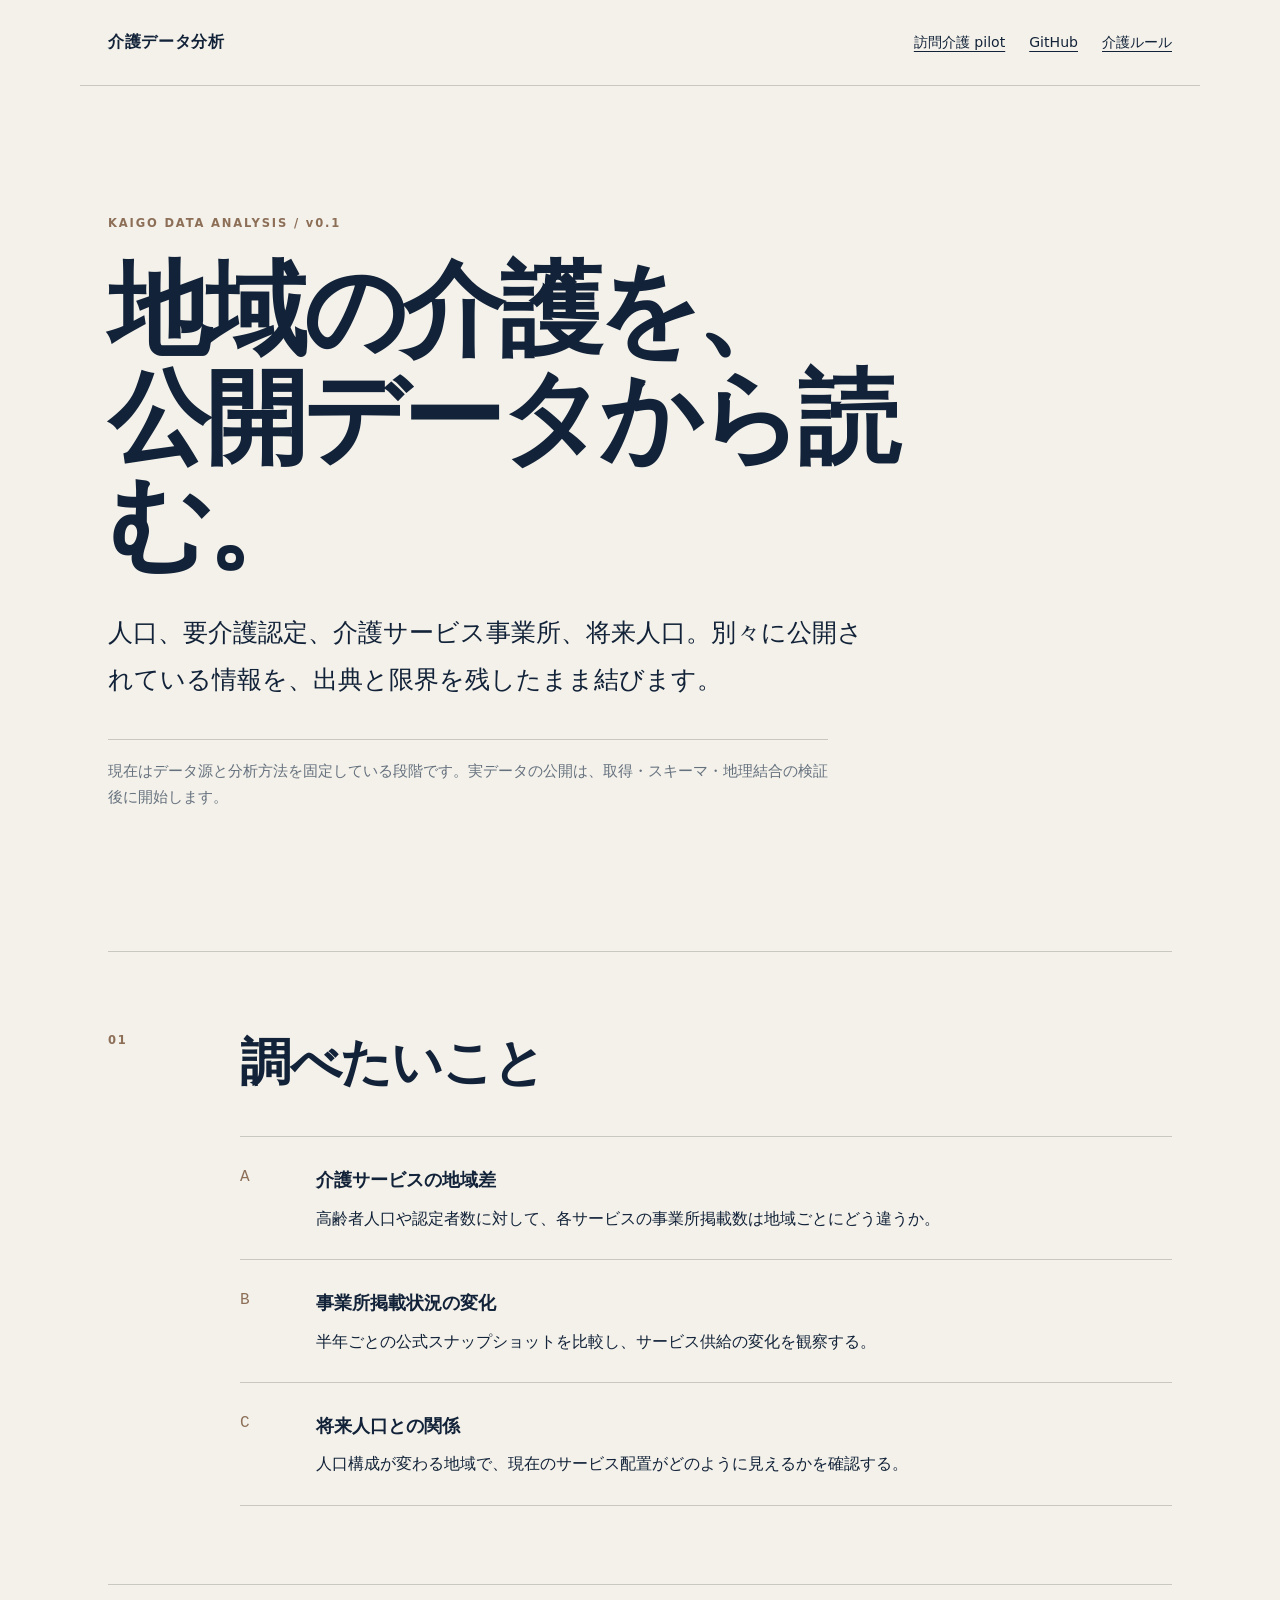
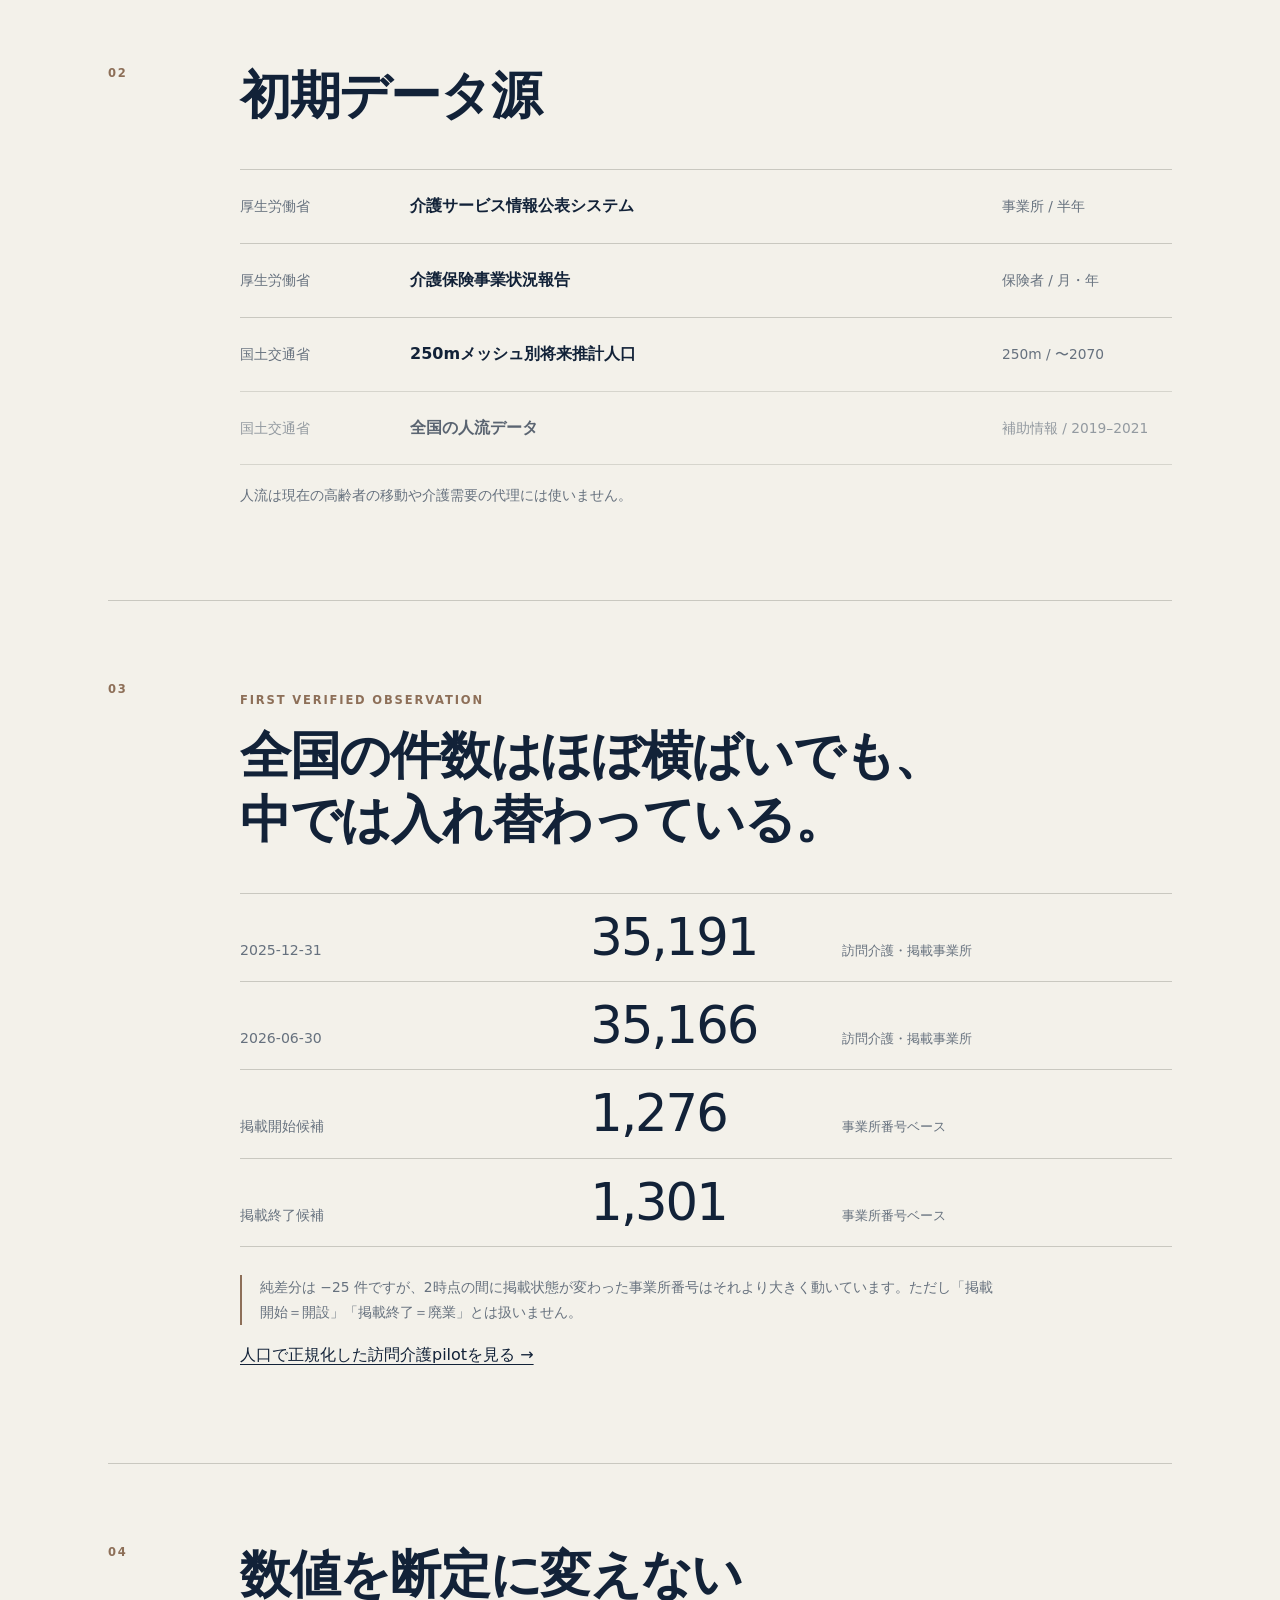
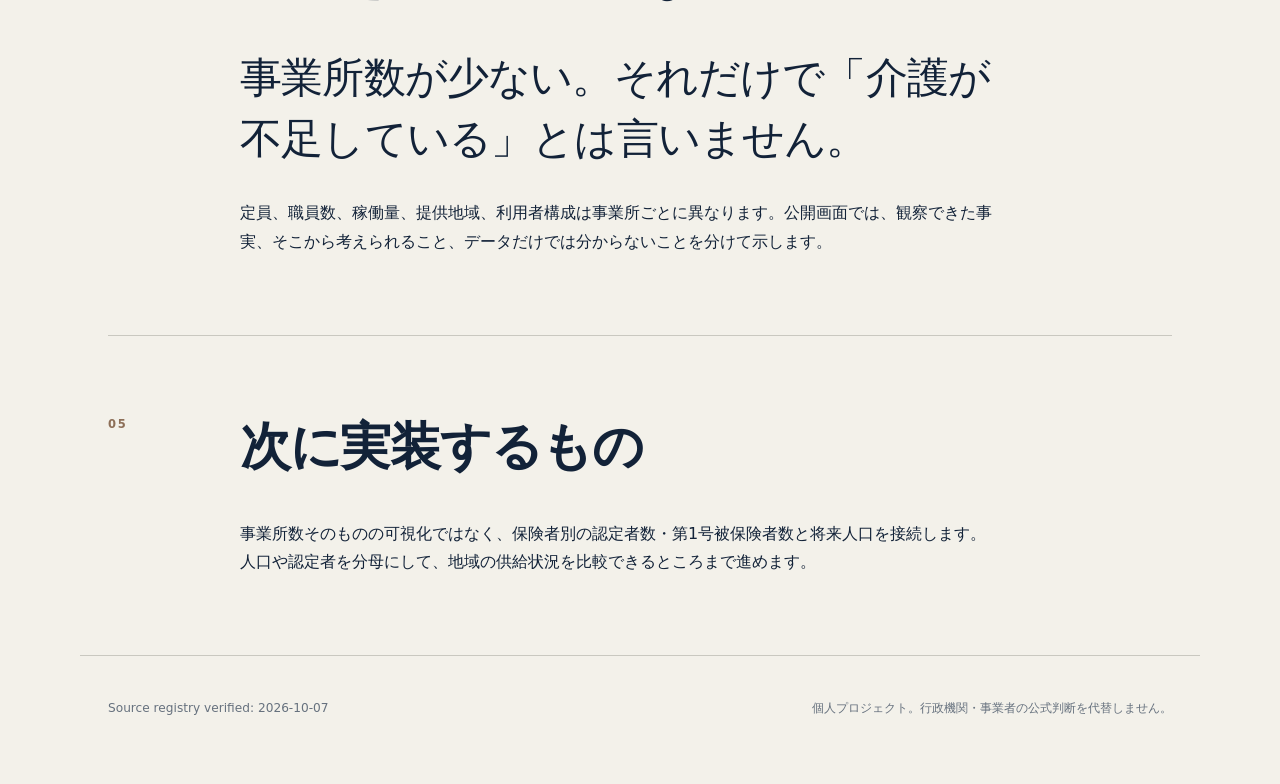
<file: docs/index.html>
<!doctype html>
<html lang="ja">
<head>
  <meta charset="utf-8">
  <meta name="viewport" content="width=device-width, initial-scale=1">
  <meta name="description" content="日本の介護について、公開データから地域差・需給・事業所の変化を分析するプロジェクト。">
  <title>介護データ分析</title>
  <link rel="stylesheet" href="./styles.css">
</head>
<body>
  <header class="site-header">
    <a class="brand" href="./">介護データ分析</a>
    <nav aria-label="主要リンク">
      <a href="./visit-care.html">訪問介護 pilot</a>
      <a href="https://github.com/Josh-Temple/kaigo-data-analysis">GitHub</a>
      <a href="https://kaigo-rules.vercel.app/databases">介護ルール</a>
    </nav>
  </header>

  <main>
    <section class="hero">
      <p class="eyebrow">KAIGO DATA ANALYSIS / v0.1</p>
      <h1>地域の介護を、<br>公開データから読む。</h1>
      <p class="lead">人口、要介護認定、介護サービス事業所、将来人口。別々に公開されている情報を、出典と限界を残したまま結びます。</p>
      <p class="status">現在はデータ源と分析方法を固定している段階です。実データの公開は、取得・スキーマ・地理結合の検証後に開始します。</p>
    </section>

    <section class="questions" aria-labelledby="questions-title">
      <div class="section-number">01</div>
      <div>
        <h2 id="questions-title">調べたいこと</h2>
        <ol class="analysis-list">
          <li>
            <span class="index">A</span>
            <div><h3>介護サービスの地域差</h3><p>高齢者人口や認定者数に対して、各サービスの事業所掲載数は地域ごとにどう違うか。</p></div>
          </li>
          <li>
            <span class="index">B</span>
            <div><h3>事業所掲載状況の変化</h3><p>半年ごとの公式スナップショットを比較し、サービス供給の変化を観察する。</p></div>
          </li>
          <li>
            <span class="index">C</span>
            <div><h3>将来人口との関係</h3><p>人口構成が変わる地域で、現在のサービス配置がどのように見えるかを確認する。</p></div>
          </li>
        </ol>
      </div>
    </section>

    <section class="sources" aria-labelledby="sources-title">
      <div class="section-number">02</div>
      <div>
        <h2 id="sources-title">初期データ源</h2>
        <div class="source-row"><span>厚生労働省</span><strong>介護サービス情報公表システム</strong><em>事業所 / 半年</em></div>
        <div class="source-row"><span>厚生労働省</span><strong>介護保険事業状況報告</strong><em>保険者 / 月・年</em></div>
        <div class="source-row"><span>国土交通省</span><strong>250mメッシュ別将来推計人口</strong><em>250m / 〜2070</em></div>
        <div class="source-row muted"><span>国土交通省</span><strong>全国の人流データ</strong><em>補助情報 / 2019–2021</em></div>
        <p class="note">人流は現在の高齢者の移動や介護需要の代理には使いません。</p>
      </div>
    </section>

    <section class="observed" aria-labelledby="observed-title">
      <div class="section-number">03</div>
      <div>
        <p class="eyebrow">FIRST VERIFIED OBSERVATION</p>
        <h2 id="observed-title">全国の件数はほぼ横ばいでも、<br>中では入れ替わっている。</h2>
        <dl class="metrics">
          <div><dt>2025-12-31</dt><dd>35,191</dd><span>訪問介護・掲載事業所</span></div>
          <div><dt>2026-06-30</dt><dd>35,166</dd><span>訪問介護・掲載事業所</span></div>
          <div><dt>掲載開始候補</dt><dd>1,276</dd><span>事業所番号ベース</span></div>
          <div><dt>掲載終了候補</dt><dd>1,301</dd><span>事業所番号ベース</span></div>
        </dl>
        <p class="note strong-note">純差分は −25 件ですが、2時点の間に掲載状態が変わった事業所番号はそれより大きく動いています。ただし「掲載開始＝開設」「掲載終了＝廃業」とは扱いません。</p>
        <p class="inline-link"><a href="./visit-care.html">人口で正規化した訪問介護pilotを見る →</a></p>
      </div>
    </section>

    <section class="principles" aria-labelledby="principles-title">
      <div class="section-number">04</div>
      <div>
        <h2 id="principles-title">数値を断定に変えない</h2>
        <p class="large-copy">事業所数が少ない。それだけで「介護が不足している」とは言いません。</p>
        <p>定員、職員数、稼働量、提供地域、利用者構成は事業所ごとに異なります。公開画面では、観察できた事実、そこから考えられること、データだけでは分からないことを分けて示します。</p>
      </div>
    </section>

    <section class="next" aria-labelledby="next-title">
      <div class="section-number">05</div>
      <div>
        <h2 id="next-title">次に実装するもの</h2>
        <p>事業所数そのものの可視化ではなく、保険者別の認定者数・第1号被保険者数と将来人口を接続します。人口や認定者を分母にして、地域の供給状況を比較できるところまで進めます。</p>
      </div>
    </section>
  </main>

  <footer>
    <p>Source registry verified: 2026-10-07</p>
    <p>個人プロジェクト。行政機関・事業者の公式判断を代替しません。</p>
  </footer>
</body>
</html>
</file>
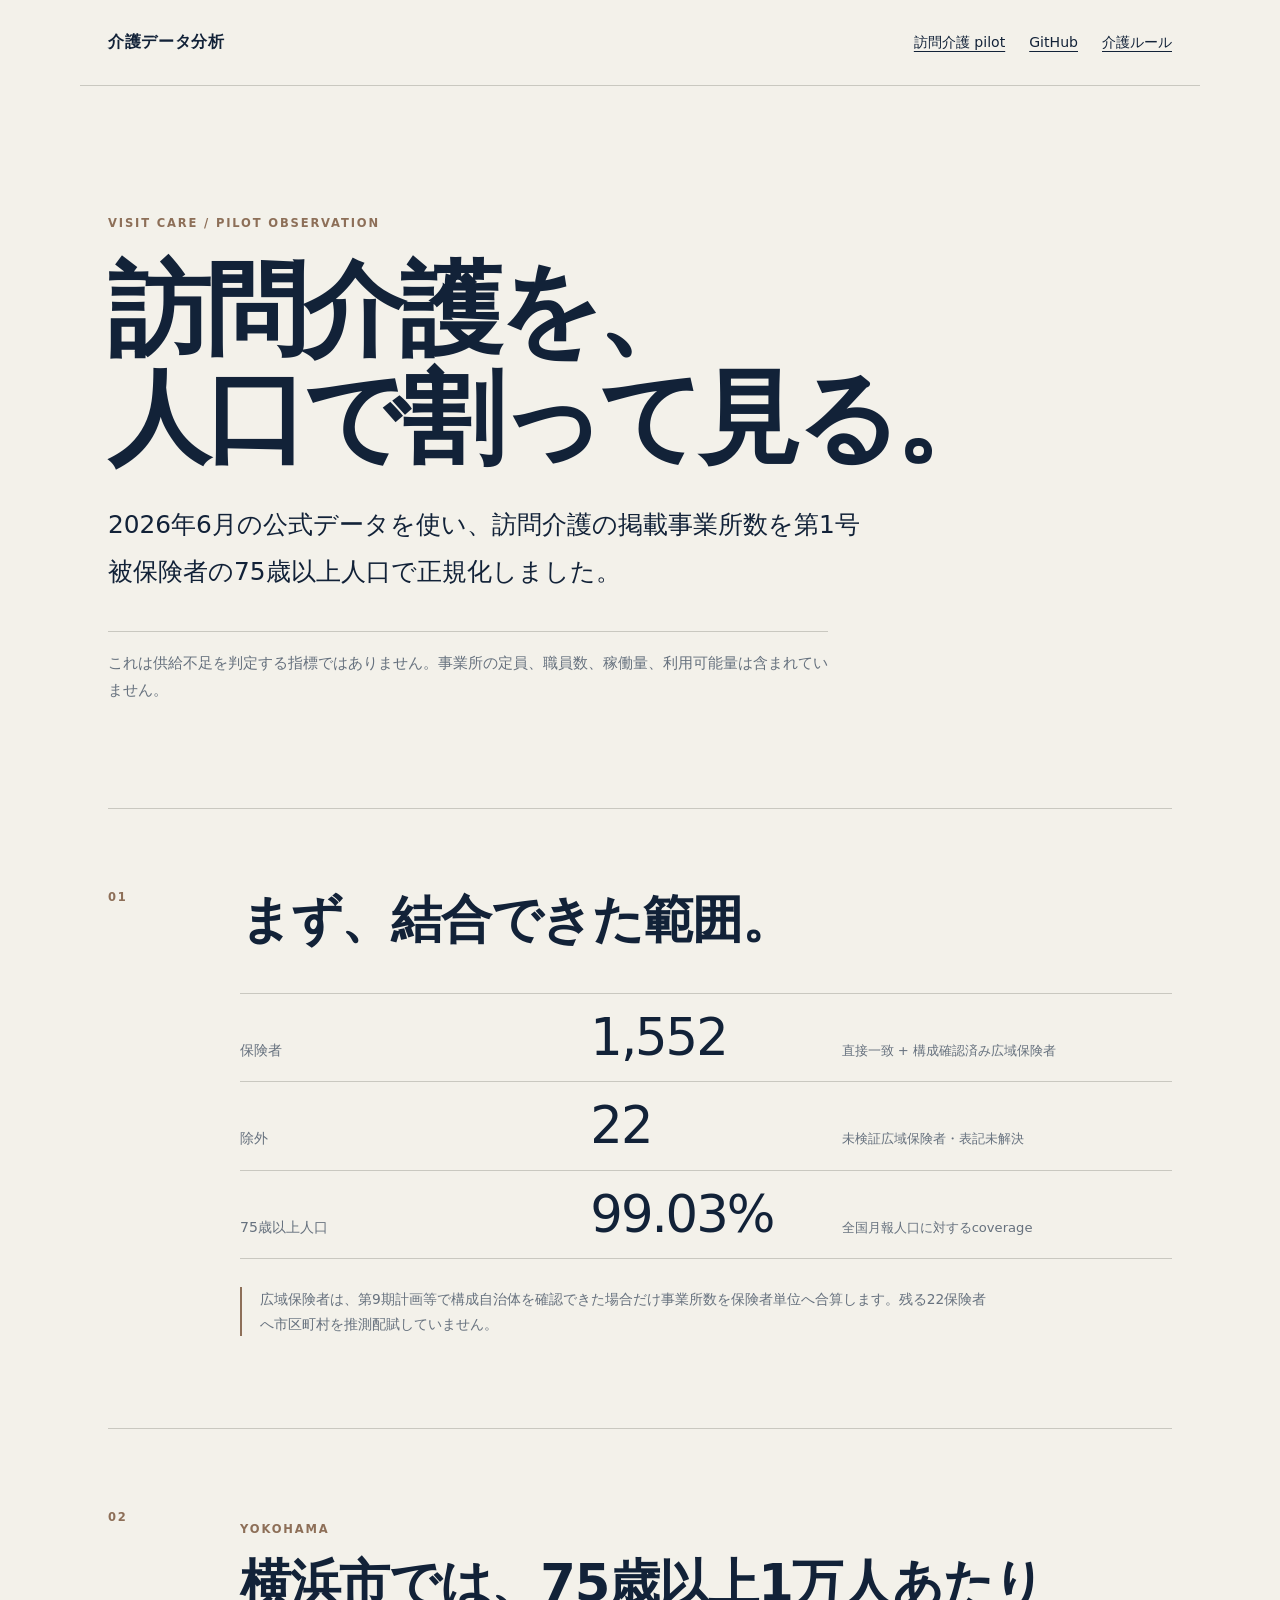
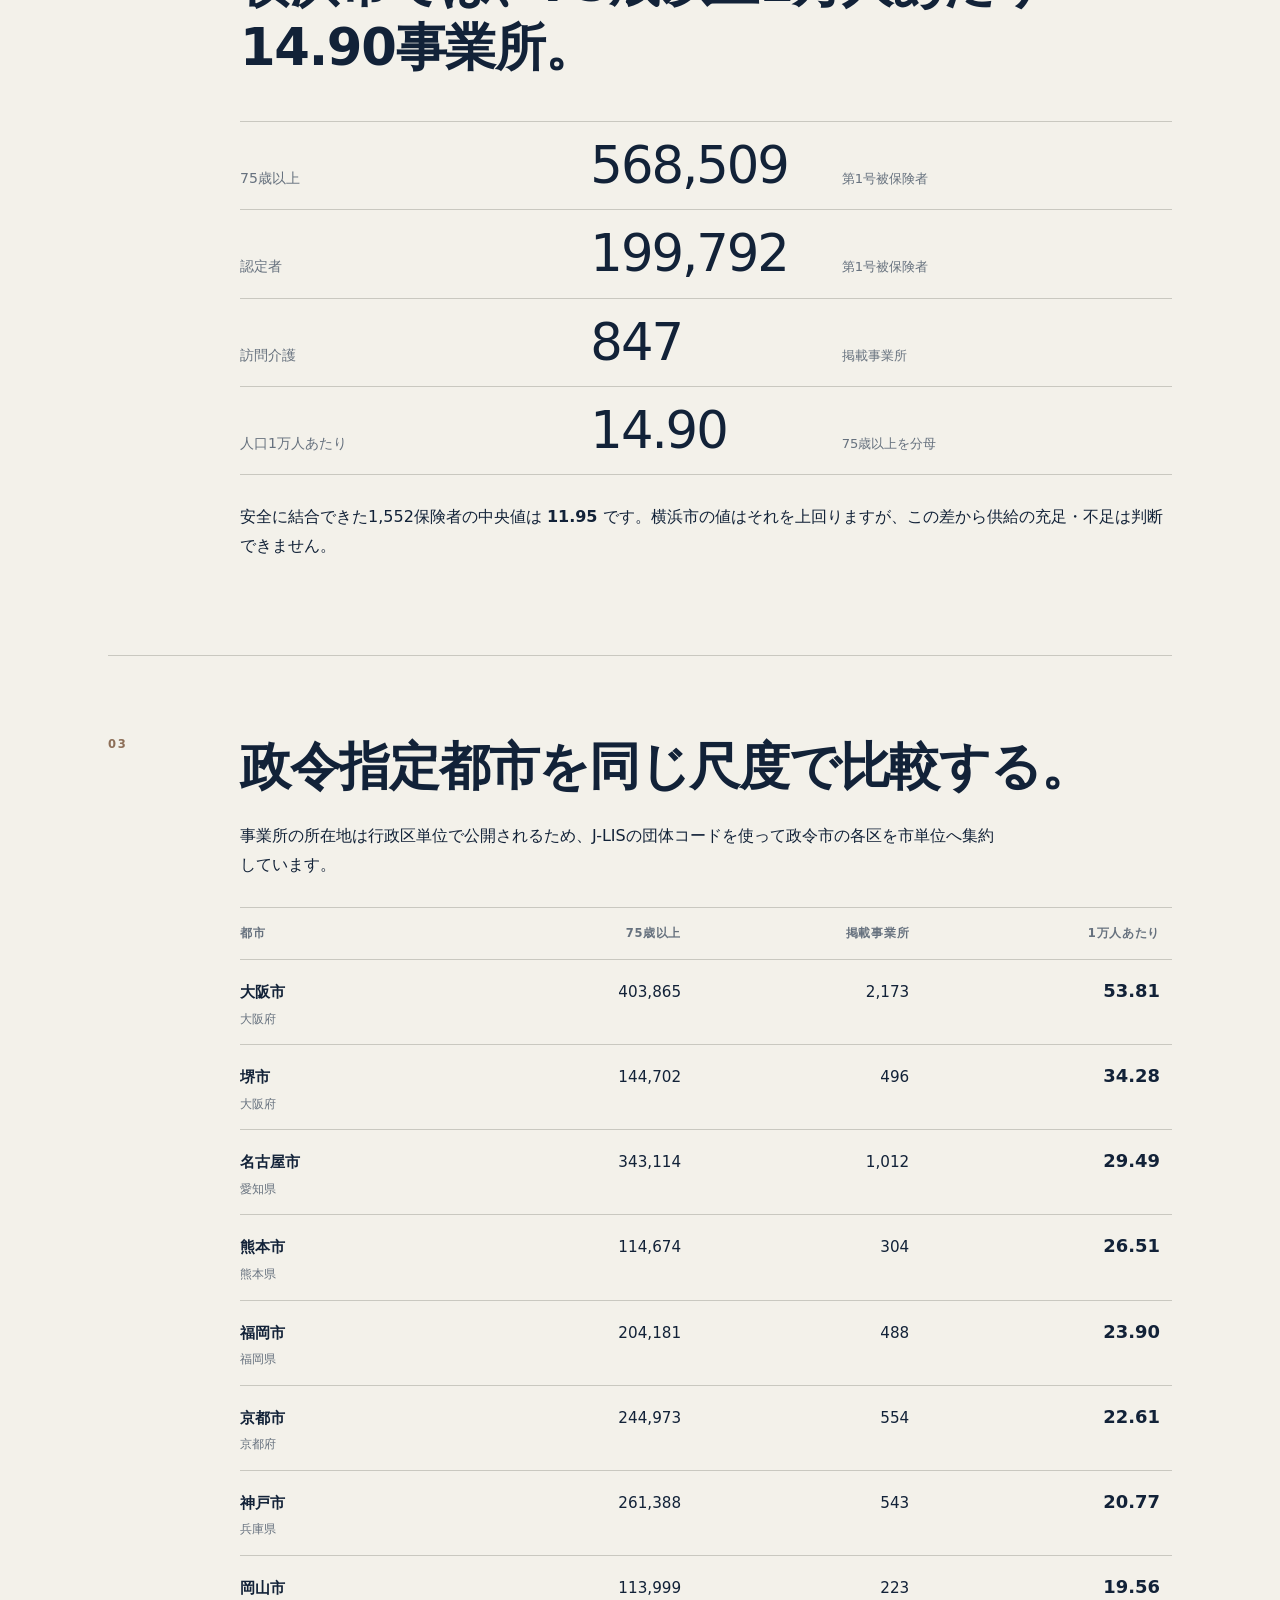
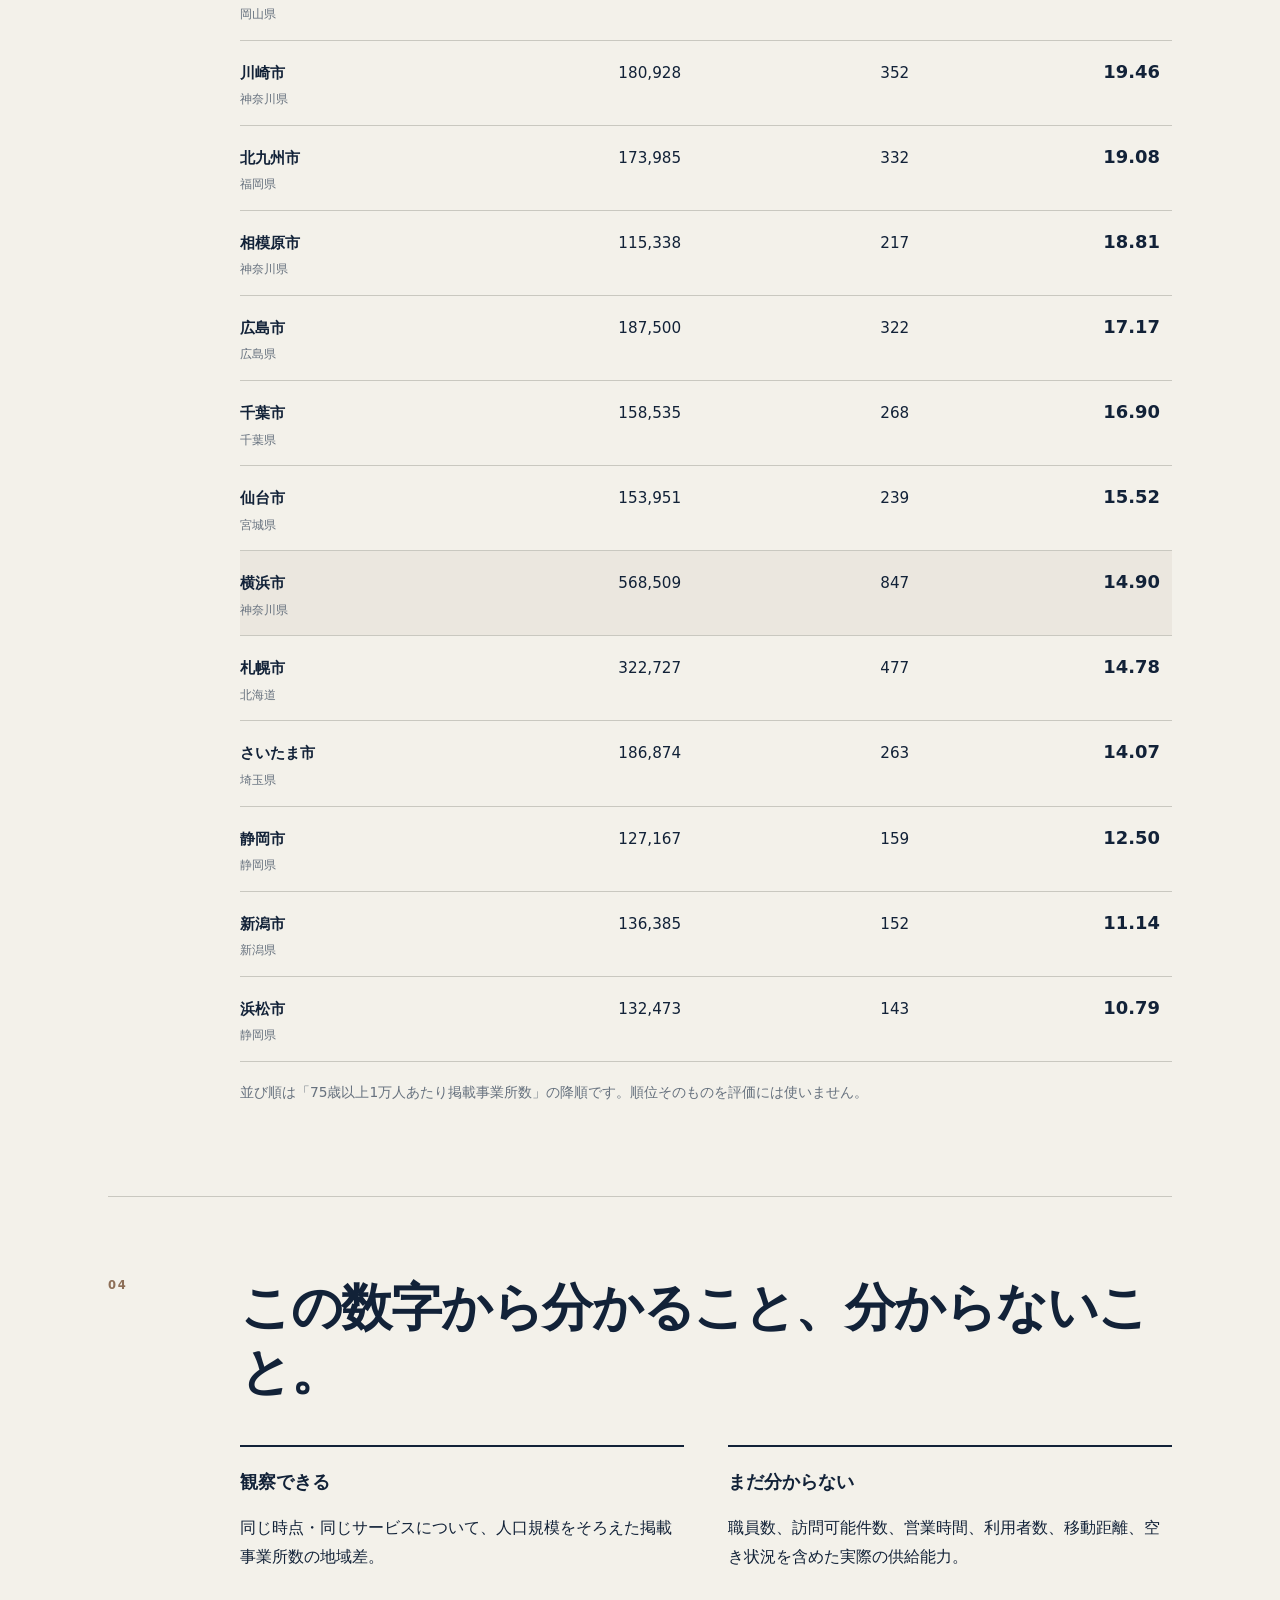
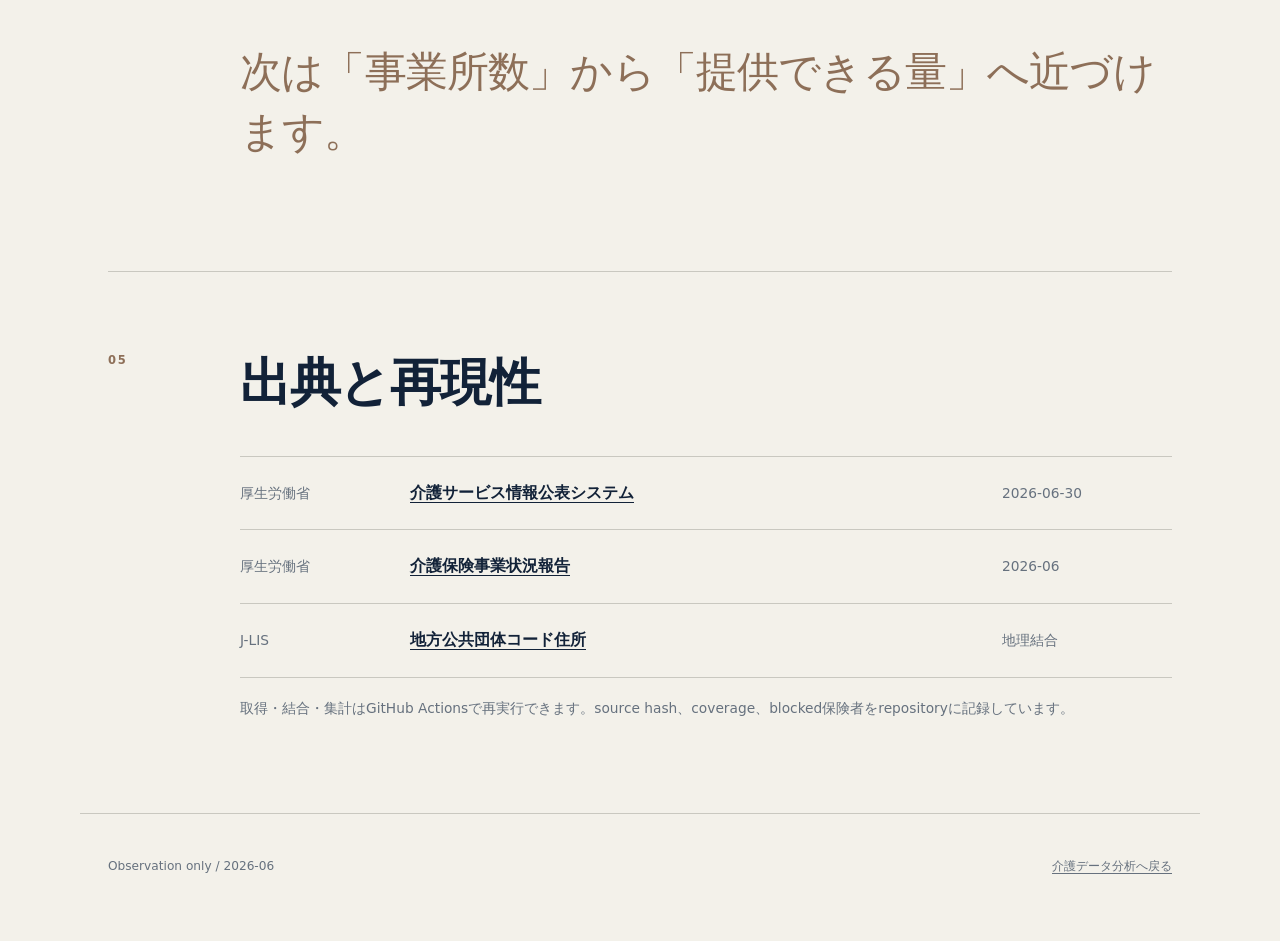
<file: docs/visit-care.html>
<!doctype html>
<html lang="ja">
<head>
  <meta charset="utf-8">
  <meta name="viewport" content="width=device-width, initial-scale=1">
  <meta name="description" content="2026年6月の公式データを用いた訪問介護の需要正規化pilot分析。">
  <title>訪問介護 pilot | 介護データ分析</title>
  <link rel="stylesheet" href="./styles.css">
</head>
<body>
  <header class="site-header">
    <a class="brand" href="./">介護データ分析</a>
    <nav aria-label="主要リンク">
      <a href="./visit-care.html" aria-current="page">訪問介護 pilot</a>
      <a href="https://github.com/Josh-Temple/kaigo-data-analysis">GitHub</a>
      <a href="https://kaigo-rules.vercel.app/databases">介護ルール</a>
    </nav>
  </header>

  <main>
    <section class="hero compact-hero">
      <p class="eyebrow">VISIT CARE / PILOT OBSERVATION</p>
      <h1>訪問介護を、<br>人口で割って見る。</h1>
      <p class="lead">2026年6月の公式データを使い、訪問介護の掲載事業所数を第1号被保険者の75歳以上人口で正規化しました。</p>
      <p class="status">これは供給不足を判定する指標ではありません。事業所の定員、職員数、稼働量、利用可能量は含まれていません。</p>
    </section>

    <section aria-labelledby="coverage-title">
      <div class="section-number">01</div>
      <div>
        <h2 id="coverage-title">まず、結合できた範囲。</h2>
        <dl class="metrics" id="coverage-metrics">
          <div><dt>保険者</dt><dd>1,552</dd><span>直接一致 + 構成確認済み広域保険者</span></div>
          <div><dt>除外</dt><dd>22</dd><span>未検証広域保険者・表記未解決</span></div>
          <div><dt>75歳以上人口</dt><dd>99.03%</dd><span>全国月報人口に対するcoverage</span></div>
        </dl>
        <p class="note strong-note">広域保険者は、第9期計画等で構成自治体を確認できた場合だけ事業所数を保険者単位へ合算します。残る22保険者へ市区町村を推測配賦していません。</p>
      </div>
    </section>

    <section aria-labelledby="yokohama-title">
      <div class="section-number">02</div>
      <div>
        <p class="eyebrow">YOKOHAMA</p>
        <h2 id="yokohama-title">横浜市では、75歳以上1万人あたり14.90事業所。</h2>
        <dl class="metrics" id="yokohama-metrics">
          <div><dt>75歳以上</dt><dd>568,509</dd><span>第1号被保険者</span></div>
          <div><dt>認定者</dt><dd>199,792</dd><span>第1号被保険者</span></div>
          <div><dt>訪問介護</dt><dd>847</dd><span>掲載事業所</span></div>
          <div><dt>人口1万人あたり</dt><dd>14.90</dd><span>75歳以上を分母</span></div>
        </dl>
        <p>安全に結合できた1,552保険者の中央値は <strong>11.95</strong> です。横浜市の値はそれを上回りますが、この差から供給の充足・不足は判断できません。</p>
      </div>
    </section>

    <section aria-labelledby="cities-title">
      <div class="section-number">03</div>
      <div>
        <h2 id="cities-title">政令指定都市を同じ尺度で比較する。</h2>
        <p class="table-intro">事業所の所在地は行政区単位で公開されるため、J-LISの団体コードを使って政令市の各区を市単位へ集約しています。</p>
        <div class="data-table-wrap">
          <table class="data-table">
            <thead>
              <tr>
                <th>都市</th>
                <th>75歳以上</th>
                <th>掲載事業所</th>
                <th>1万人あたり</th>
              </tr>
            </thead>
            <tbody id="city-table-body"></tbody>
          </table>
        </div>
        <p class="note">並び順は「75歳以上1万人あたり掲載事業所数」の降順です。順位そのものを評価には使いません。</p>
      </div>
    </section>

    <section aria-labelledby="meaning-title">
      <div class="section-number">04</div>
      <div>
        <h2 id="meaning-title">この数字から分かること、分からないこと。</h2>
        <div class="boundary-grid">
          <div>
            <h3>観察できる</h3>
            <p>同じ時点・同じサービスについて、人口規模をそろえた掲載事業所数の地域差。</p>
          </div>
          <div>
            <h3>まだ分からない</h3>
            <p>職員数、訪問可能件数、営業時間、利用者数、移動距離、空き状況を含めた実際の供給能力。</p>
          </div>
        </div>
        <p class="large-copy secondary-copy">次は「事業所数」から「提供できる量」へ近づけます。</p>
      </div>
    </section>

    <section aria-labelledby="sources-title">
      <div class="section-number">05</div>
      <div>
        <h2 id="sources-title">出典と再現性</h2>
        <div class="source-row"><span>厚生労働省</span><strong><a href="https://www.mhlw.go.jp/stf/kaigo-kouhyou_opendata.html">介護サービス情報公表システム</a></strong><em>2026-06-30</em></div>
        <div class="source-row"><span>厚生労働省</span><strong><a href="https://www.mhlw.go.jp/topics/kaigo/osirase/jigyo/m26/2606.html">介護保険事業状況報告</a></strong><em>2026-06</em></div>
        <div class="source-row"><span>J-LIS</span><strong><a href="https://www.j-lis.go.jp/spd/code-address/jititai-code.html">地方公共団体コード住所</a></strong><em>地理結合</em></div>
        <p class="note">取得・結合・集計はGitHub Actionsで再実行できます。source hash、coverage、blocked保険者をrepositoryに記録しています。</p>
      </div>
    </section>
  </main>

  <footer>
    <p>Observation only / 2026-06</p>
    <p><a href="./">介護データ分析へ戻る</a></p>
  </footer>

  <script>
    const formatInteger = new Intl.NumberFormat("ja-JP");

    fetch("./data/visit-care-pilot.json")
      .then((response) => {
        if (!response.ok) throw new Error("pilot data unavailable");
        return response.json();
      })
      .then((data) => {
        const tbody = document.getElementById("city-table-body");
        for (const city of data.designated_cities) {
          const row = document.createElement("tr");
          if (city.insurer_name === "横浜市") row.className = "highlight-row";
          row.innerHTML = `
            <td><strong>${city.insurer_name}</strong><small>${city.prefecture}</small></td>
            <td>${formatInteger.format(city.age75plus)}</td>
            <td>${formatInteger.format(city.visit_care_office_count)}</td>
            <td>${city.offices_per_10k_age75plus.toFixed(2)}</td>
          `;
          tbody.appendChild(row);
        }
      })
      .catch(() => {
        document.getElementById("city-table-body").innerHTML =
          '<tr><td colspan="4">データを読み込めませんでした。</td></tr>';
      });
  </script>
</body>
</html>
</file>
<file: docs/styles.css>
:root {
  --paper: #f3f1ea;
  --ink: #122238;
  --muted: #66717e;
  --line: #c9c8c0;
  --accent: #8d6f58;
  --max: 1120px;
}

* { box-sizing: border-box; }

html { scroll-behavior: smooth; }

body {
  margin: 0;
  background: var(--paper);
  color: var(--ink);
  font-family: "Noto Sans JP", "Yu Gothic", "Hiragino Kaku Gothic ProN", system-ui, sans-serif;
  line-height: 1.8;
}

a { color: inherit; text-decoration-thickness: 1px; text-underline-offset: 0.25em; }

.site-header {
  max-width: var(--max);
  margin: 0 auto;
  padding: 28px 28px;
  display: flex;
  justify-content: space-between;
  align-items: baseline;
  border-bottom: 1px solid var(--line);
}

.brand {
  font-weight: 700;
  letter-spacing: 0.04em;
  text-decoration: none;
}

nav { display: flex; gap: 24px; font-size: 0.88rem; }

main {
  max-width: var(--max);
  margin: 0 auto;
  padding: 0 28px;
}

.hero {
  padding: 116px 0 126px;
  max-width: 900px;
}

.eyebrow,
.section-number {
  font-size: 0.72rem;
  letter-spacing: 0.16em;
  font-weight: 700;
  color: var(--accent);
}

h1 {
  margin: 22px 0 30px;
  font-size: clamp(3rem, 8vw, 7rem);
  line-height: 1.05;
  letter-spacing: -0.045em;
  font-weight: 700;
}

.lead {
  max-width: 760px;
  font-size: clamp(1.15rem, 2.2vw, 1.55rem);
  line-height: 1.9;
}

.status {
  margin-top: 36px;
  max-width: 720px;
  padding-top: 18px;
  border-top: 1px solid var(--line);
  color: var(--muted);
  font-size: 0.92rem;
}

section:not(.hero) {
  display: grid;
  grid-template-columns: 100px minmax(0, 1fr);
  gap: 32px;
  padding: 78px 0;
  border-top: 1px solid var(--line);
}

h2 {
  margin: 0 0 42px;
  font-size: clamp(1.8rem, 4vw, 3.4rem);
  line-height: 1.25;
  letter-spacing: -0.025em;
}

.analysis-list {
  list-style: none;
  padding: 0;
  margin: 0;
}

.analysis-list li {
  display: grid;
  grid-template-columns: 54px minmax(0, 1fr);
  gap: 22px;
  padding: 26px 0;
  border-top: 1px solid var(--line);
}

.analysis-list li:last-child { border-bottom: 1px solid var(--line); }

.index {
  font-family: ui-monospace, SFMono-Regular, Menlo, monospace;
  color: var(--accent);
}

h3 { margin: 0 0 8px; font-size: 1.15rem; }

.analysis-list p,
.principles p,
.next p { margin: 0; max-width: 760px; }

.source-row {
  display: grid;
  grid-template-columns: 150px 1fr 170px;
  gap: 20px;
  align-items: baseline;
  padding: 22px 0;
  border-top: 1px solid var(--line);
}

.source-row:last-of-type { border-bottom: 1px solid var(--line); }

.source-row span,
.source-row em {
  color: var(--muted);
  font-size: 0.86rem;
  font-style: normal;
}

.source-row.muted { opacity: 0.68; }

.note {
  margin-top: 18px;
  color: var(--muted);
  font-size: 0.86rem;
}

.large-copy {
  font-size: clamp(1.5rem, 3.5vw, 2.6rem);
  line-height: 1.45;
  letter-spacing: -0.02em;
  margin-bottom: 30px !important;
}

footer {
  max-width: var(--max);
  margin: 0 auto;
  padding: 42px 28px 64px;
  border-top: 1px solid var(--line);
  display: flex;
  justify-content: space-between;
  gap: 28px;
  color: var(--muted);
  font-size: 0.76rem;
}

footer p { margin: 0; }

@media (max-width: 720px) {
  .site-header { padding: 22px 20px; }
  nav { gap: 14px; }
  main { padding: 0 20px; }
  .hero { padding: 76px 0 90px; }
  section:not(.hero) {
    grid-template-columns: 1fr;
    gap: 18px;
    padding: 58px 0;
  }
  h2 { margin-bottom: 26px; }
  .source-row {
    grid-template-columns: 1fr;
    gap: 3px;
  }
  footer {
    padding: 34px 20px 48px;
    flex-direction: column;
  }
}

.metrics {
  margin: 0 0 28px;
  border-top: 1px solid var(--line);
}

.metrics > div {
  display: grid;
  grid-template-columns: minmax(130px, 1fr) minmax(140px, 0.7fr) minmax(160px, 1fr);
  gap: 20px;
  align-items: baseline;
  padding: 18px 0;
  border-bottom: 1px solid var(--line);
}

.metrics dt {
  font-size: 0.88rem;
  color: var(--muted);
}

.metrics dd {
  margin: 0;
  font-size: clamp(2rem, 4vw, 3.5rem);
  line-height: 1;
  letter-spacing: -0.04em;
  font-variant-numeric: tabular-nums;
}

.metrics span {
  color: var(--muted);
  font-size: 0.82rem;
}

.strong-note {
  max-width: 760px;
  padding-left: 18px;
  border-left: 2px solid var(--accent);
}

@media (max-width: 720px) {
  .metrics > div {
    grid-template-columns: 1fr auto;
  }

  .metrics span {
    grid-column: 1 / -1;
  }
}

.compact-hero {
  padding-bottom: 90px;
}

.table-intro {
  max-width: 760px;
  margin: -18px 0 28px;
}

.data-table-wrap {
  overflow-x: auto;
  border-top: 1px solid var(--line);
}

.data-table {
  width: 100%;
  min-width: 620px;
  border-collapse: collapse;
  font-variant-numeric: tabular-nums;
}

.data-table th,
.data-table td {
  padding: 15px 12px;
  border-bottom: 1px solid var(--line);
  text-align: right;
  vertical-align: baseline;
}

.data-table th:first-child,
.data-table td:first-child {
  padding-left: 0;
  text-align: left;
}

.data-table th {
  font-size: 0.72rem;
  letter-spacing: 0.06em;
  color: var(--muted);
  font-weight: 600;
}

.data-table td {
  font-size: 0.95rem;
}

.data-table td:last-child {
  font-size: 1.12rem;
  font-weight: 700;
}

.data-table small {
  display: block;
  margin-top: 2px;
  color: var(--muted);
  font-size: 0.72rem;
  font-weight: 400;
}

.highlight-row {
  background: rgba(141, 111, 88, 0.08);
}

.boundary-grid {
  display: grid;
  grid-template-columns: 1fr 1fr;
  gap: 44px;
  margin-bottom: 54px;
}

.boundary-grid > div {
  padding-top: 18px;
  border-top: 2px solid var(--ink);
}

.secondary-copy {
  color: var(--accent);
}

@media (max-width: 720px) {
  .boundary-grid {
    grid-template-columns: 1fr;
    gap: 28px;
  }
}
</file>
